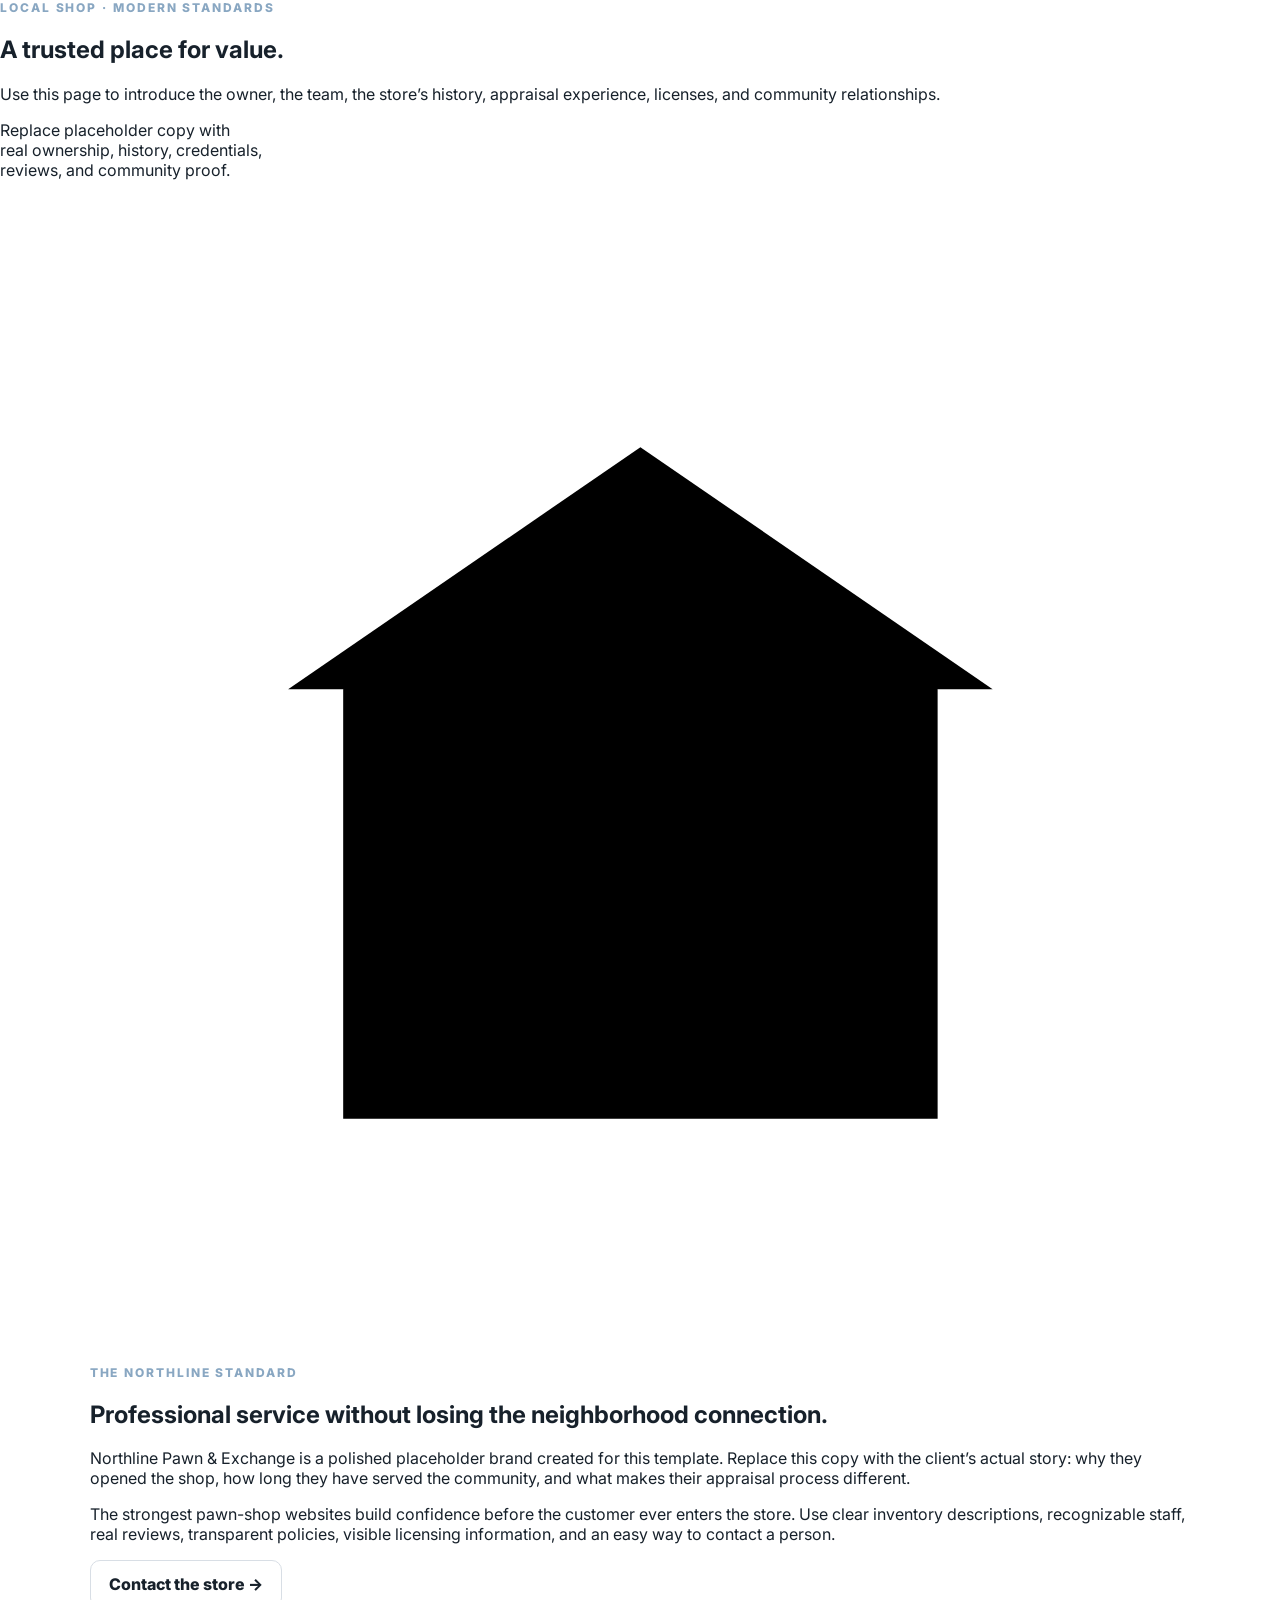
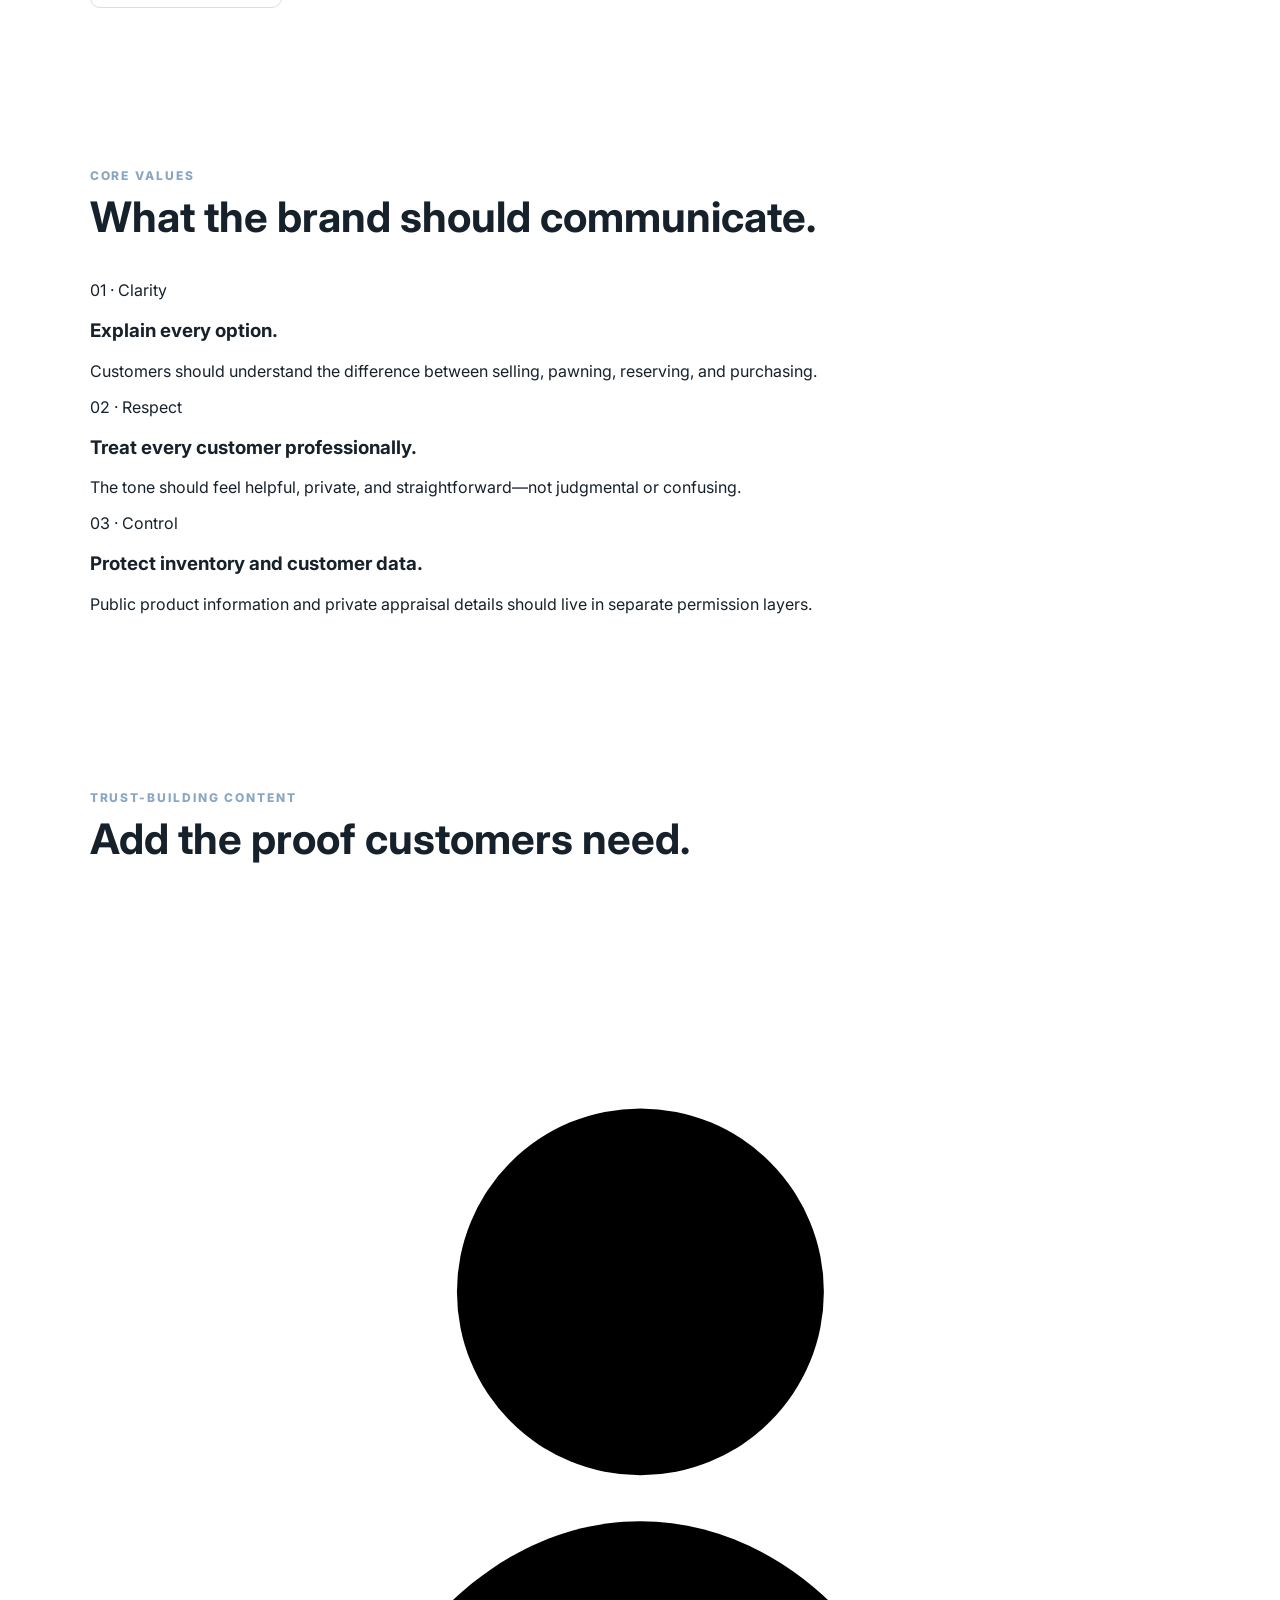
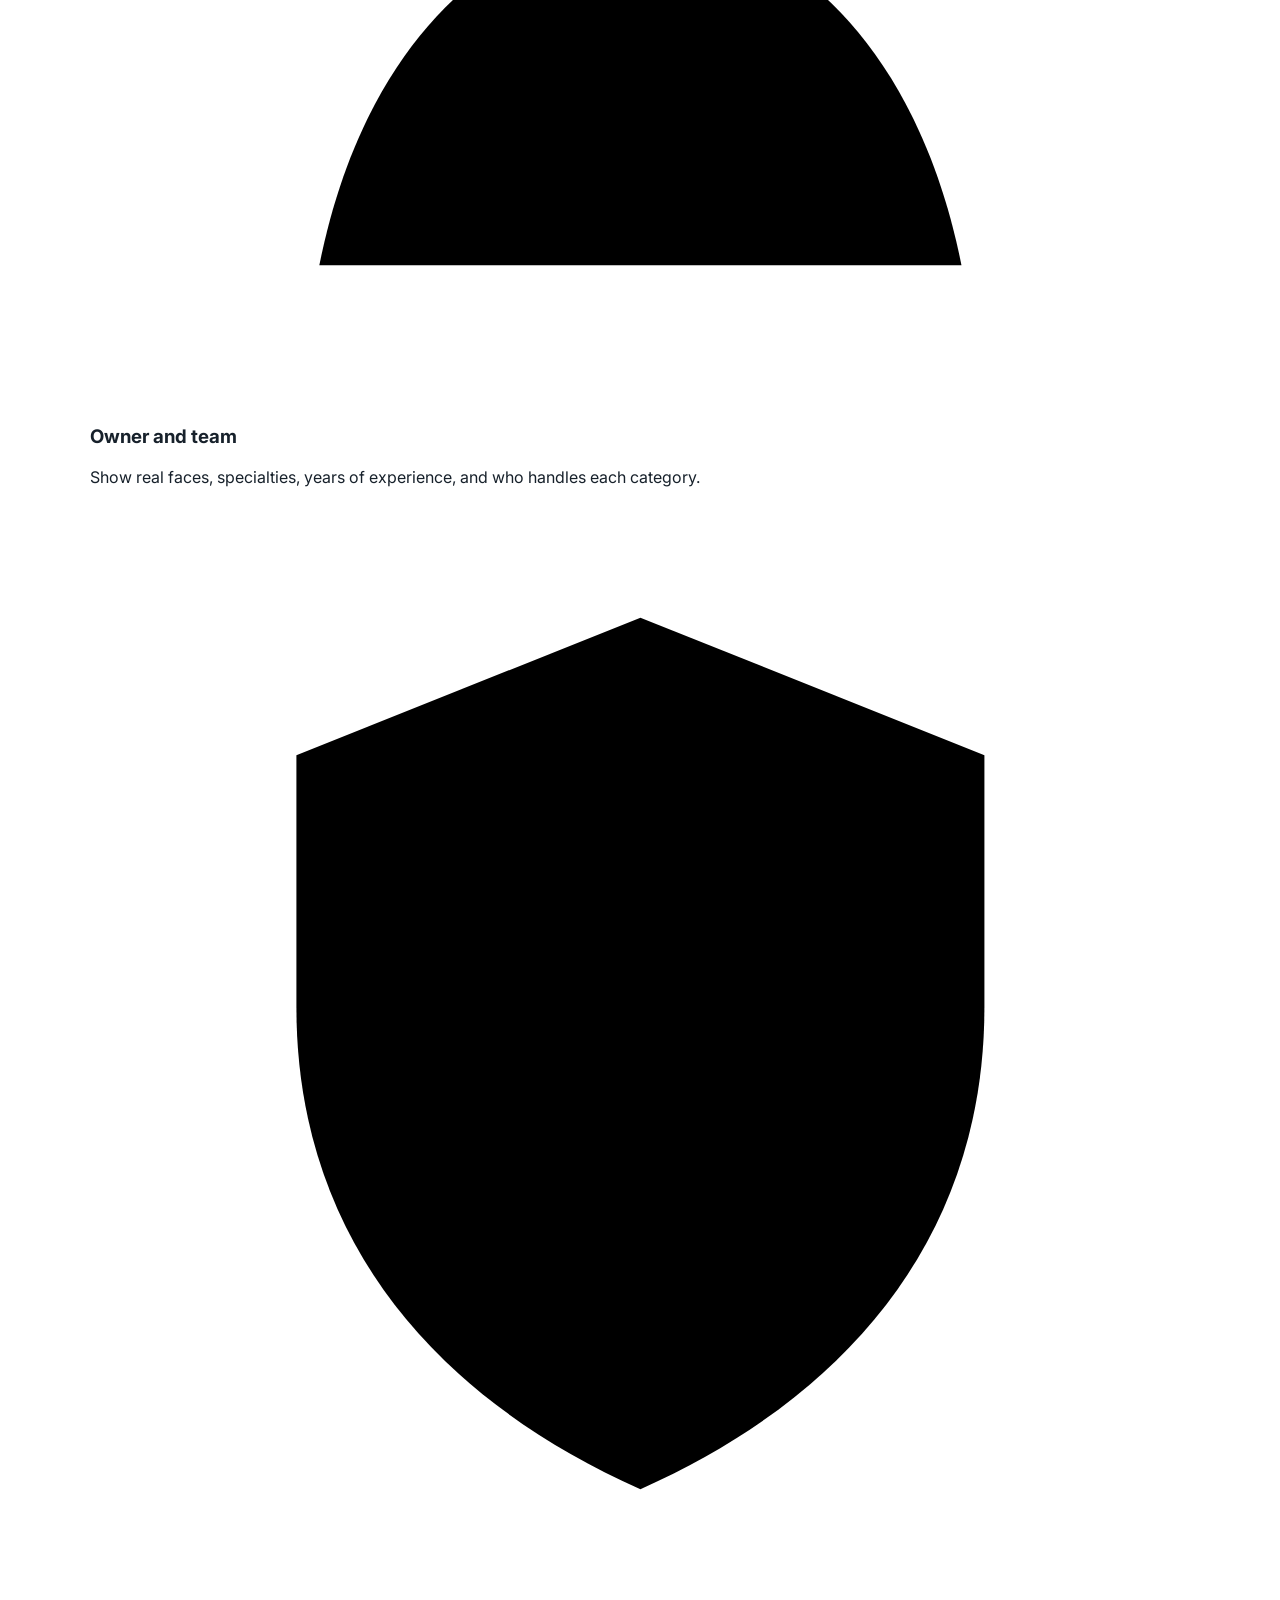
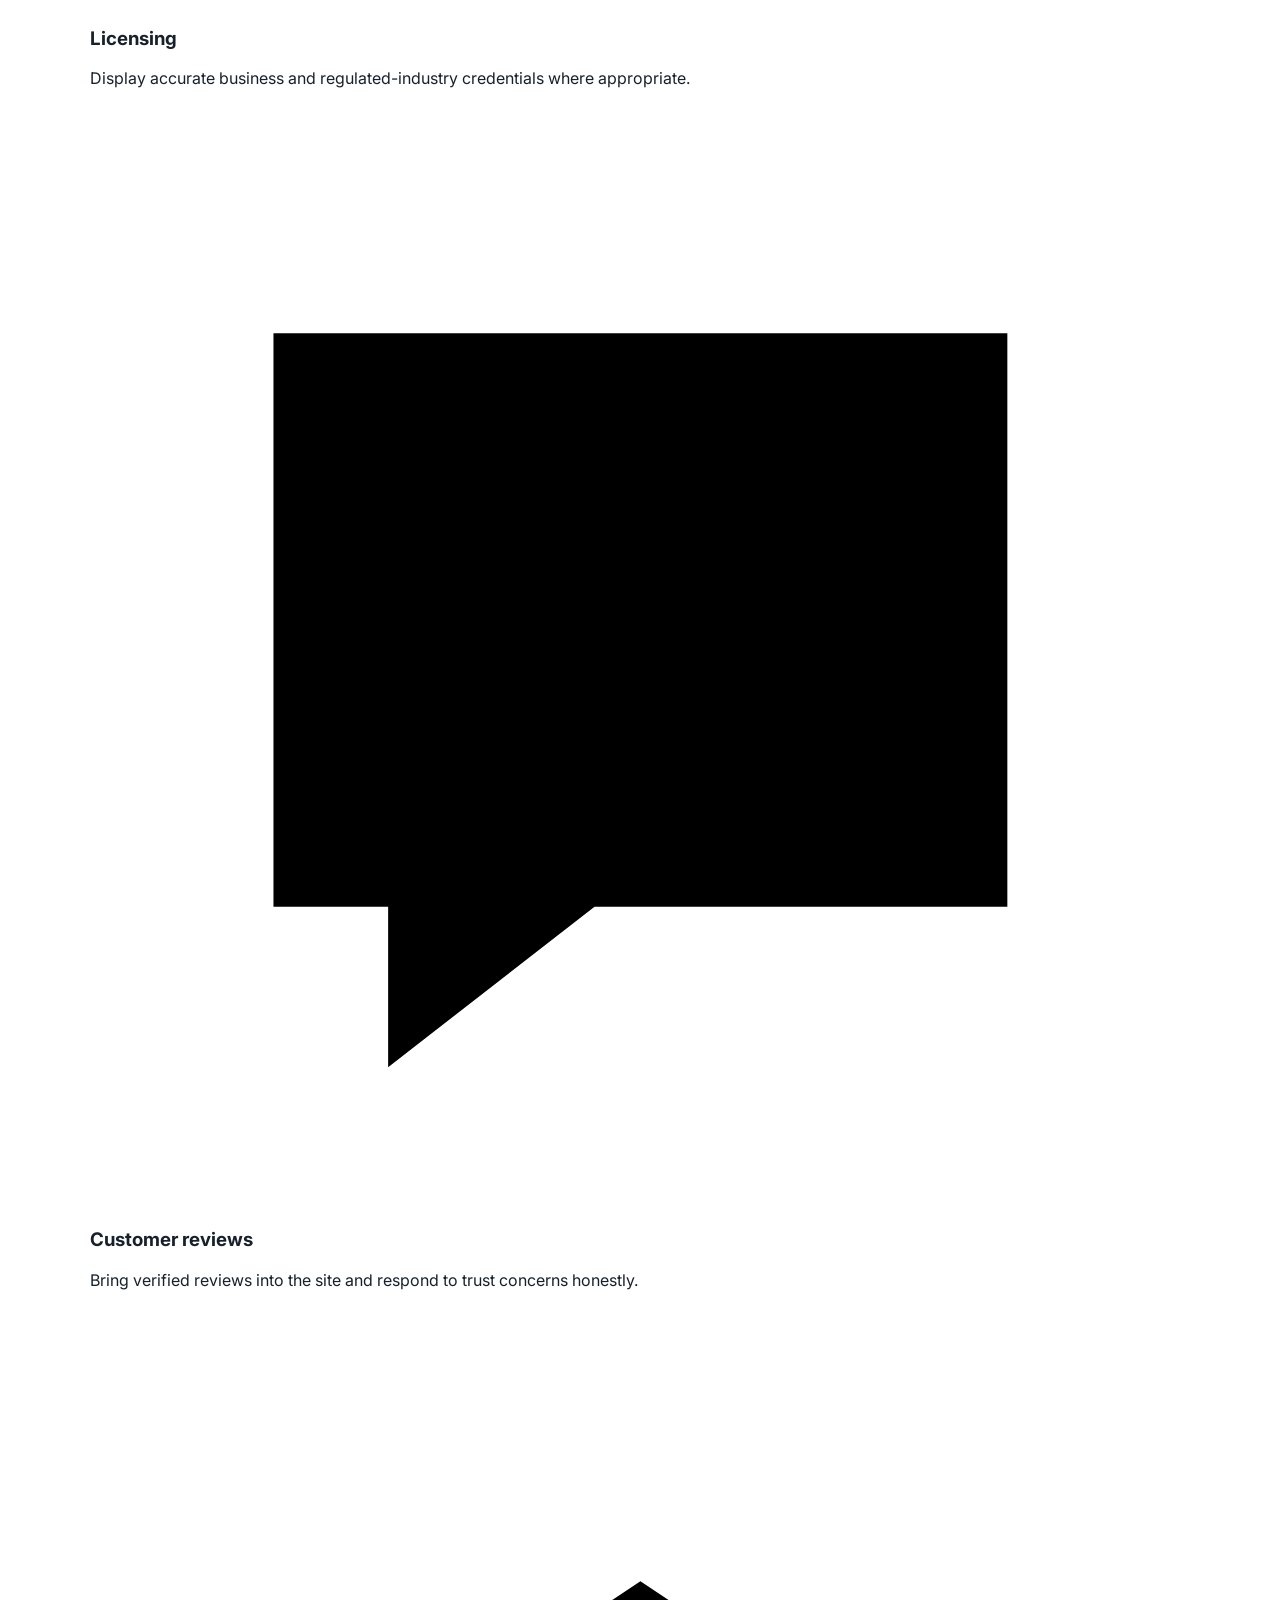
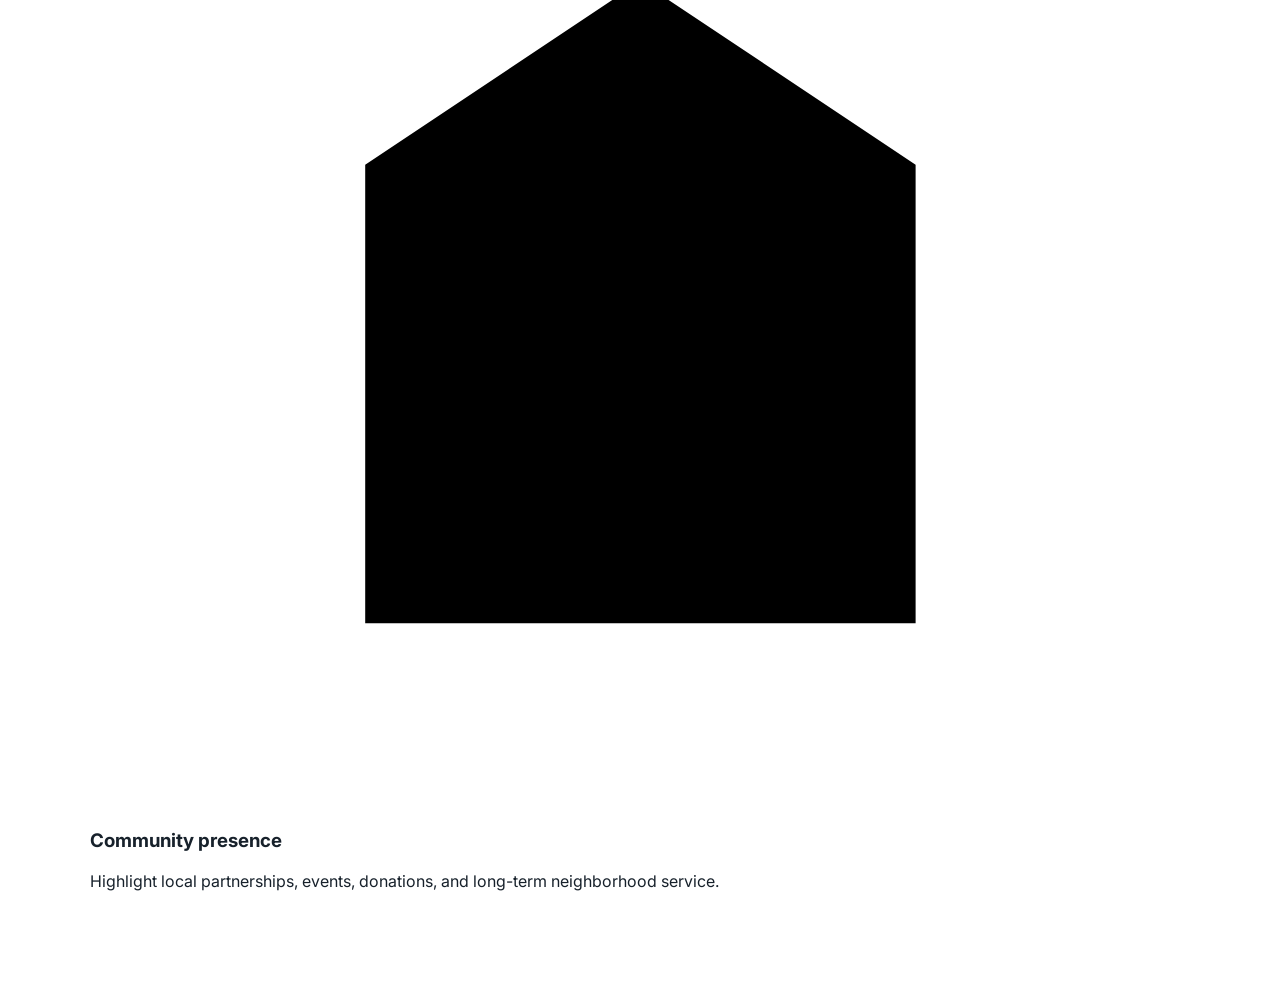
<file: about.html>
<!doctype html><html lang="en"><head><meta charset="utf-8"><meta name="viewport" content="width=device-width,initial-scale=1"><meta name="description" content="About the pawn shop."><title>About — Northline Pawn</title><link rel="preconnect" href="https://fonts.googleapis.com"><link rel="preconnect" href="https://fonts.gstatic.com" crossorigin><link href="https://fonts.googleapis.com/css2?family=Inter:wght@400;500;600;700;800&display=swap" rel="stylesheet"><link rel="stylesheet" href="styles.css"></head><body>
<div data-site-header></div><main>
<section class="page-hero"><div class="container page-hero-grid"><div><div class="eyebrow">Local shop · Modern standards</div><h1 class="h1">A trusted place for value.</h1><p>Use this page to introduce the owner, the team, the store’s history, appraisal experience, licenses, and community relationships.</p></div><div class="page-meta">Replace placeholder copy with<br>real ownership, history, credentials,<br>reviews, and community proof.</div></div></section>
<section class="section"><div class="container about-grid"><div class="about-visual"><svg viewBox="0 0 100 100"><path d="M15 78h70M23 78V39l27-18 27 18v39M36 78V56h28v22"/><path d="m18 39 32-22 32 22"/><circle cx="50" cy="45" r="7"/></svg></div><div class="about-copy"><div class="eyebrow">The Northline standard</div><h2 class="h1">Professional service without losing the neighborhood connection.</h2><p>Northline Pawn & Exchange is a polished placeholder brand created for this template. Replace this copy with the client’s actual story: why they opened the shop, how long they have served the community, and what makes their appraisal process different.</p><p>The strongest pawn-shop websites build confidence before the customer ever enters the store. Use clear inventory descriptions, recognizable staff, real reviews, transparent policies, visible licensing information, and an easy way to contact a person.</p><a class="btn btn-dark" href="contact.html">Contact the store →</a></div></div></section>
<section class="section bg-gray"><div class="container"><div class="section-head"><div><div class="eyebrow">Core values</div><h2 class="h1">What the brand should communicate.</h2></div></div><div class="values-grid"><article class="value-card"><span>01 · Clarity</span><h3>Explain every option.</h3><p>Customers should understand the difference between selling, pawning, reserving, and purchasing.</p></article><article class="value-card"><span>02 · Respect</span><h3>Treat every customer professionally.</h3><p>The tone should feel helpful, private, and straightforward—not judgmental or confusing.</p></article><article class="value-card"><span>03 · Control</span><h3>Protect inventory and customer data.</h3><p>Public product information and private appraisal details should live in separate permission layers.</p></article></div></div></section>
<section class="section"><div class="container"><div class="section-head"><div><div class="eyebrow">Trust-building content</div><h2 class="h1">Add the proof customers need.</h2></div></div><div class="trust-grid"><article class="trust-card"><div class="trust-icon"><svg viewBox="0 0 48 48"><circle cx="24" cy="17" r="8"/><path d="M10 42c2-10 8-15 14-15s12 5 14 15"/></svg></div><h3>Owner and team</h3><p>Show real faces, specialties, years of experience, and who handles each category.</p></article><article class="trust-card"><div class="trust-icon"><svg viewBox="0 0 48 48"><path d="M24 5 39 11v11c0 10-6 17-15 21C15 39 9 32 9 22V11l15-6Z"/></svg></div><h3>Licensing</h3><p>Display accurate business and regulated-industry credentials where appropriate.</p></article><article class="trust-card"><div class="trust-icon"><svg viewBox="0 0 48 48"><path d="M8 10h32v25H22l-9 7v-7H8V10Z"/><path d="M15 18h18M15 25h13"/></svg></div><h3>Customer reviews</h3><p>Bring verified reviews into the site and respond to trust concerns honestly.</p></article><article class="trust-card"><div class="trust-icon"><svg viewBox="0 0 48 48"><path d="M7 40h34M12 40V20l12-8 12 8v20M18 40V28h12v12"/></svg></div><h3>Community presence</h3><p>Highlight local partnerships, events, donations, and long-term neighborhood service.</p></article></div></div></section>
</main><div data-site-footer></div><script src="config.js"></script><script src="app.js"></script></body></html>
</file>
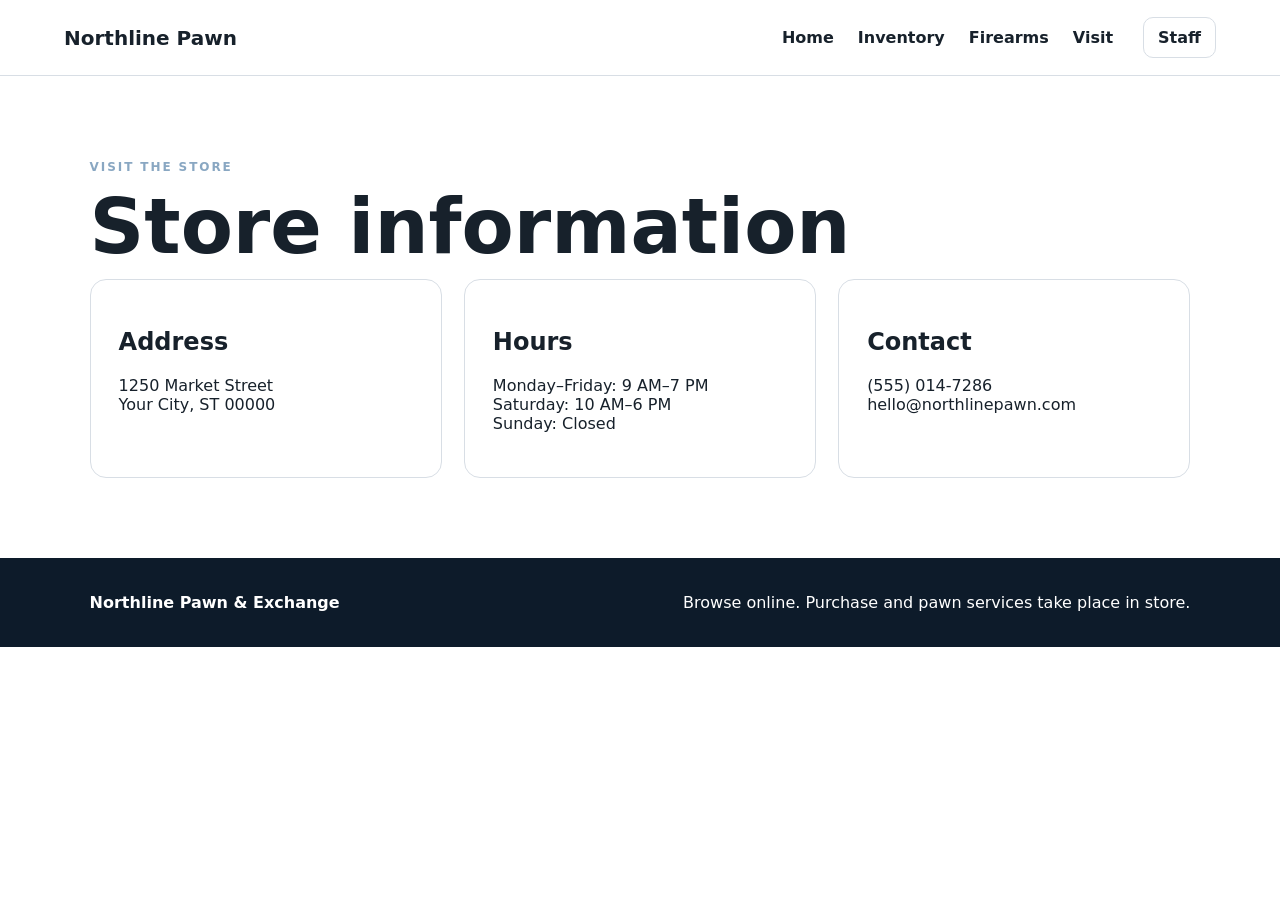
<file: contact.html>
<!doctype html><html lang="en"><head><meta charset="utf-8"><meta name="viewport" content="width=device-width,initial-scale=1"><title>Visit — Northline Pawn</title><link rel="stylesheet" href="styles.css"></head><body><div data-header></div><main class="section"><div class="page-head"><span class="eyebrow">Visit the store</span><h1>Store information</h1></div><div class="info-grid"><article><h2>Address</h2><p>1250 Market Street<br>Your City, ST 00000</p></article><article><h2>Hours</h2><p>Monday–Friday: 9 AM–7 PM<br>Saturday: 10 AM–6 PM<br>Sunday: Closed</p></article><article><h2>Contact</h2><p>(555) 014-7286<br>hello@northlinepawn.com</p></article></div></main><div data-footer></div><script src="app.js"></script></body></html>
</file>
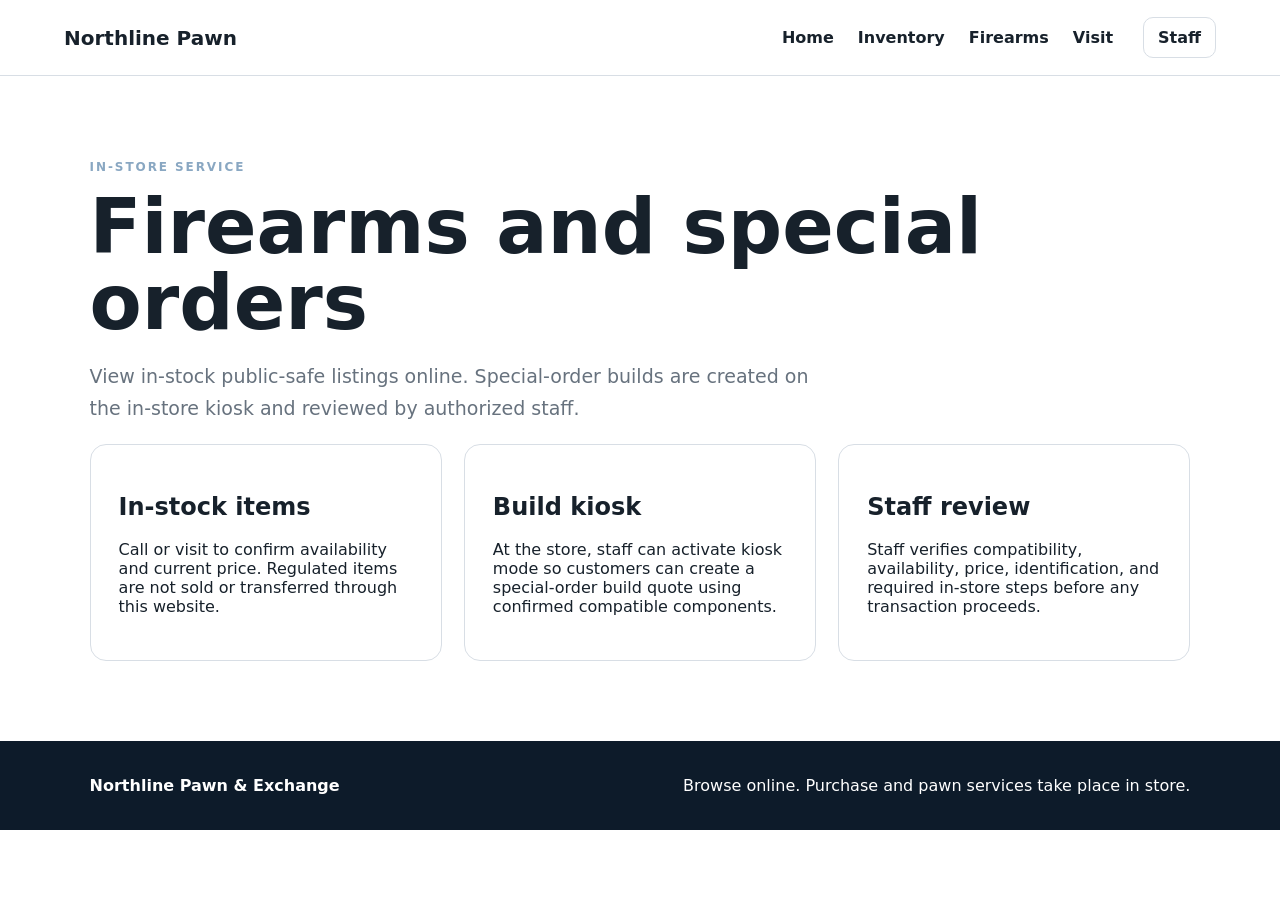
<file: firearms.html>
<!doctype html><html lang="en"><head><meta charset="utf-8"><meta name="viewport" content="width=device-width,initial-scale=1"><title>Firearms — Northline Pawn</title><link rel="stylesheet" href="styles.css"></head><body><div data-header></div><main class="section"><div class="page-head"><span class="eyebrow">In-store service</span><h1>Firearms and special orders</h1><p>View in-stock public-safe listings online. Special-order builds are created on the in-store kiosk and reviewed by authorized staff.</p></div><div class="info-grid"><article><h2>In-stock items</h2><p>Call or visit to confirm availability and current price. Regulated items are not sold or transferred through this website.</p></article><article><h2>Build kiosk</h2><p>At the store, staff can activate kiosk mode so customers can create a special-order build quote using confirmed compatible components.</p></article><article><h2>Staff review</h2><p>Staff verifies compatibility, availability, price, identification, and required in-store steps before any transaction proceeds.</p></article></div></main><div data-footer></div><script src="app.js"></script></body></html>
</file>
<file: styles.css>
:root{--navy:#0d1b2a;--navy2:#13263a;--gray:#eef1f4;--text:#17212b;--muted:#67727e;--line:#d8dee5;--white:#fff;--accent:#89a7c2}*{box-sizing:border-box}body{margin:0;font-family:Inter,system-ui,sans-serif;color:var(--text);background:#fff}a{color:inherit}.site-header{height:76px;padding:0 max(24px,5vw);display:flex;align-items:center;gap:30px;border-bottom:1px solid var(--line);position:sticky;top:0;background:#fff;z-index:10}.brand{font-weight:800;text-decoration:none;font-size:20px;margin-right:auto}.site-header nav{display:flex;gap:24px}.site-header nav a,.staff-link{text-decoration:none;font-weight:600}.staff-link{padding:10px 14px;border:1px solid var(--line);border-radius:10px}.hero{min-height:620px;background:var(--navy);color:#fff;display:grid;grid-template-columns:1.05fr .95fr;align-items:center;gap:60px;padding:80px max(24px,7vw)}.hero img{width:100%;height:450px;object-fit:cover;border-radius:24px}.hero h1,.page-head h1{font-size:clamp(42px,6vw,76px);line-height:1;margin:14px 0}.hero p,.page-head p{font-size:19px;line-height:1.7;color:#cbd5df;max-width:720px}.eyebrow{text-transform:uppercase;letter-spacing:.16em;font-size:12px;font-weight:800;color:var(--accent)}.actions{display:flex;gap:14px;margin-top:30px}.btn{display:inline-block;border:1px solid var(--line);background:#fff;color:var(--text);padding:13px 18px;border-radius:10px;text-decoration:none;font-weight:800;cursor:pointer}.btn.primary{background:var(--navy2);color:#fff;border-color:var(--navy2)}.hero .btn.primary{background:#fff;color:var(--navy)}.section{padding:80px max(24px,7vw)}.section-head,.dash-head{display:flex;align-items:end;justify-content:space-between;margin-bottom:30px}.section-head h2,.in-store h2{font-size:42px;margin:8px 0}.product-grid{display:grid;grid-template-columns:repeat(4,minmax(0,1fr));gap:22px}.product-card{border:1px solid var(--line);border-radius:16px;overflow:hidden;background:#fff}.product-card img{width:100%;height:240px;object-fit:cover}.product-copy{padding:18px}.meta,.price-row{display:flex;justify-content:space-between;gap:10px}.meta{font-size:12px;text-transform:uppercase;color:var(--muted);font-weight:800}.product-card h3{font-size:19px}.price-row strong{font-size:24px}.price-row button{border:0;background:none;font-weight:800;cursor:pointer}.in-store{margin:0 max(24px,7vw) 80px;padding:48px;border-radius:20px;background:var(--gray);display:flex;align-items:center;justify-content:space-between;gap:30px}.filters{display:flex;gap:15px;margin:30px 0}.filters input,.filters select,label input,label select,label textarea{width:100%;padding:13px;border:1px solid var(--line);border-radius:9px;font:inherit}.filters input{flex:1}.filters select{max-width:260px}.page-head p{color:var(--muted)}.info-grid{display:grid;grid-template-columns:repeat(3,1fr);gap:22px}.info-grid article{padding:28px;border:1px solid var(--line);border-radius:16px}footer{padding:35px max(24px,7vw);background:var(--navy);color:#fff;display:flex;justify-content:space-between;gap:30px}.modal{display:none;position:fixed;inset:0;background:#0009;padding:5vw;z-index:30}.modal.open{display:grid;place-items:center}.modal-card{max-width:900px;background:#fff;border-radius:20px;overflow:hidden;display:grid;grid-template-columns:1fr 1fr;position:relative}.modal-card img{width:100%;height:100%;object-fit:cover}.modal-card>div{padding:35px}.close{position:absolute;right:16px;top:16px;border:0;background:#fff;width:40px;height:40px;border-radius:50%;font-size:24px}.pill{display:inline-block;padding:6px 10px;background:var(--gray);border-radius:999px}.notice,.warning{padding:14px;background:#fff4d6;border-radius:10px}.auth-page{min-height:100vh;display:grid;place-items:center;background:var(--gray)}.auth-card{width:min(420px,90vw);padding:35px;background:#fff;border-radius:18px;box-shadow:0 20px 60px #0002}.auth-card label,.editor label{display:grid;gap:7px;margin:15px 0;font-weight:700}.dashboard{display:grid;grid-template-columns:230px 1fr;min-height:100vh}.dashboard aside{background:var(--navy);color:#fff;padding:30px 20px;display:flex;flex-direction:column;gap:12px}.dashboard aside button,.dashboard aside a{padding:12px;background:transparent;border:1px solid #ffffff33;color:#fff;border-radius:8px;text-align:left;text-decoration:none}.dashboard main{padding:40px}.admin-grid{display:grid;grid-template-columns:360px 1fr;gap:30px}.editor{padding:24px;border:1px solid var(--line);border-radius:16px}.preview{width:100%;max-height:220px;object-fit:cover;border-radius:10px}.table-wrap{overflow:auto}table{width:100%;border-collapse:collapse}th,td{text-align:left;padding:13px;border-bottom:1px solid var(--line)}.kiosk{background:var(--gray)}.kiosk header{padding:20px 4vw;background:var(--navy);color:#fff;display:flex;justify-content:space-between}.builder{padding:4vw;display:grid;grid-template-columns:repeat(3,1fr);gap:24px}.builder>div{background:#fff;border-radius:18px;padding:28px}.part{display:flex;align-items:center;gap:10px;padding:12px;border:1px solid var(--line);border-radius:10px;margin:10px 0}.part input{width:auto}.part b{margin-left:auto;font-size:11px}.warn{color:#a24b00}.config-alert{padding:12px;background:#ffdf8b;text-align:center;font-weight:800}@media(max-width:900px){.hero,.modal-card,.admin-grid,.builder{grid-template-columns:1fr}.product-grid{grid-template-columns:repeat(2,1fr)}.info-grid{grid-template-columns:1fr}.site-header nav{display:none}.dashboard{grid-template-columns:1fr}.dashboard aside{position:static}.in-store,footer{flex-direction:column;align-items:flex-start}}@media(max-width:560px){.product-grid{grid-template-columns:1fr}.hero{padding-top:50px}.hero img{height:300px}}
</file>
